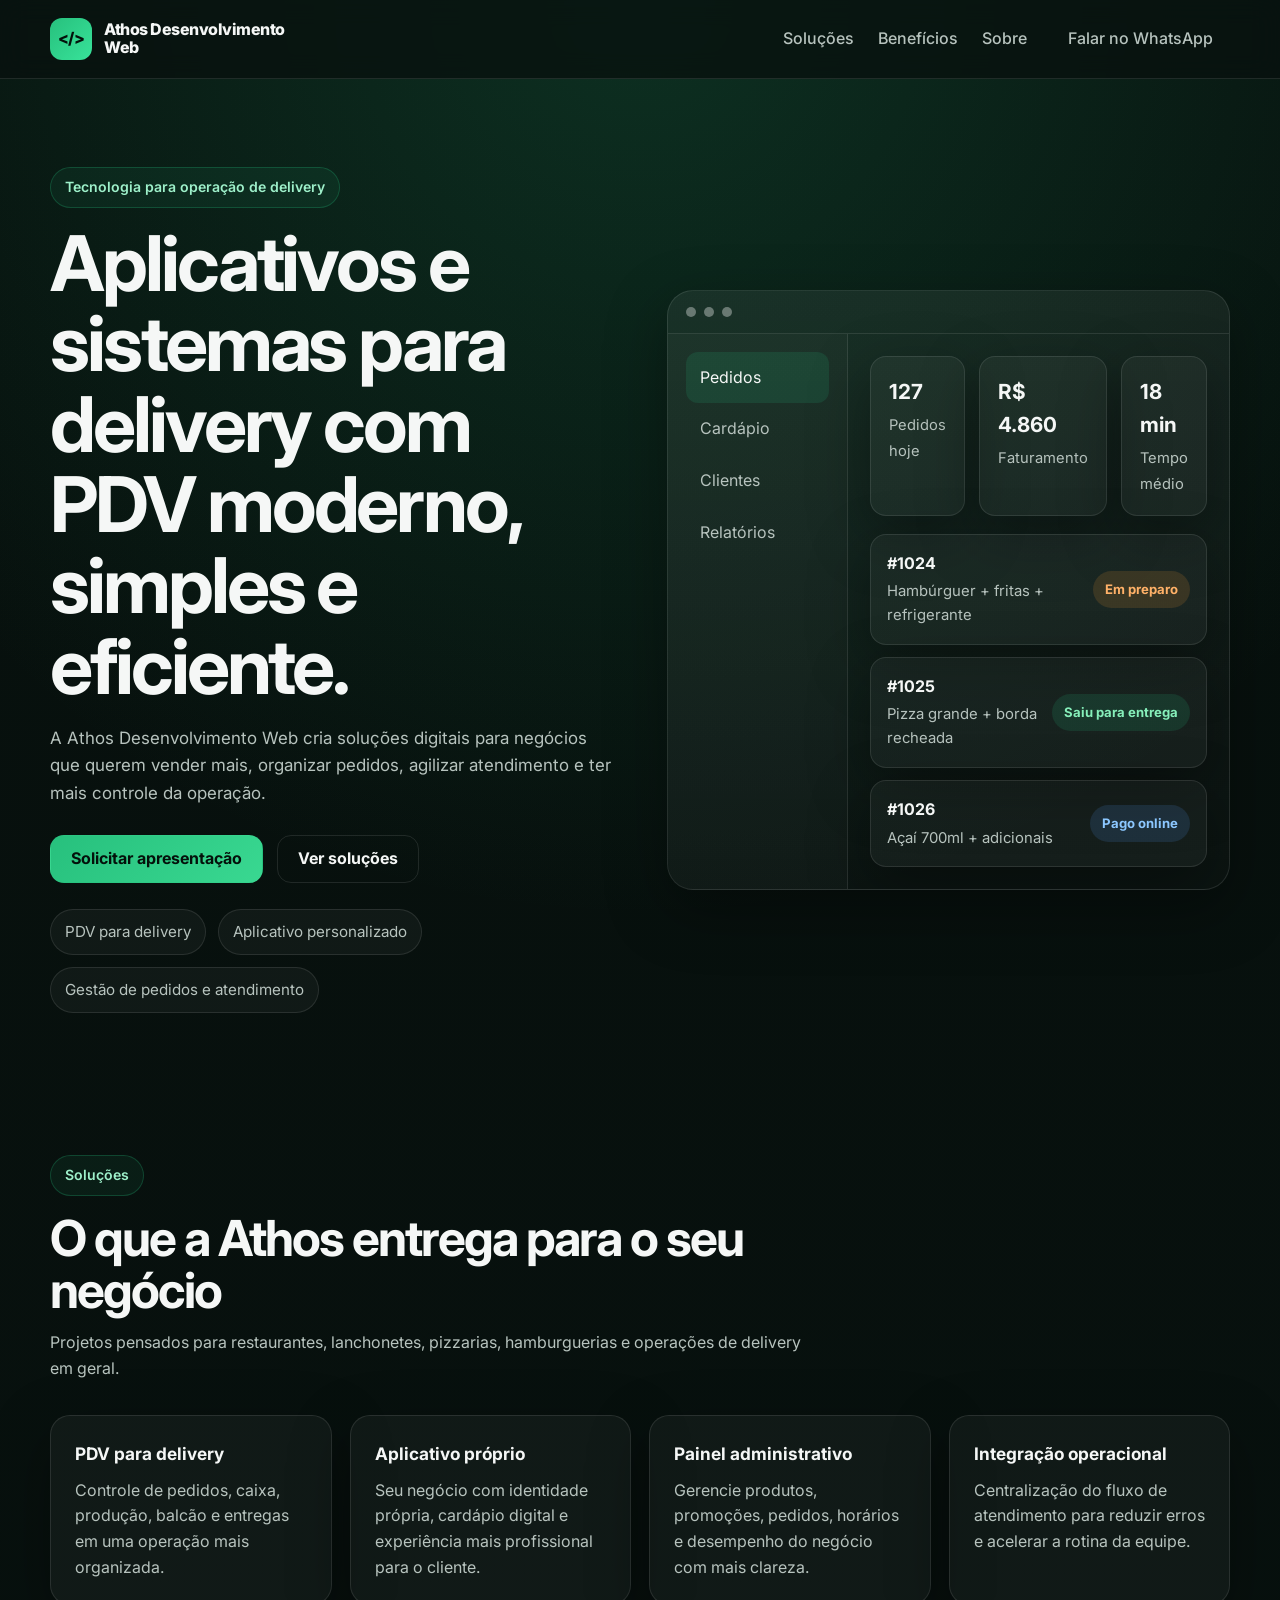
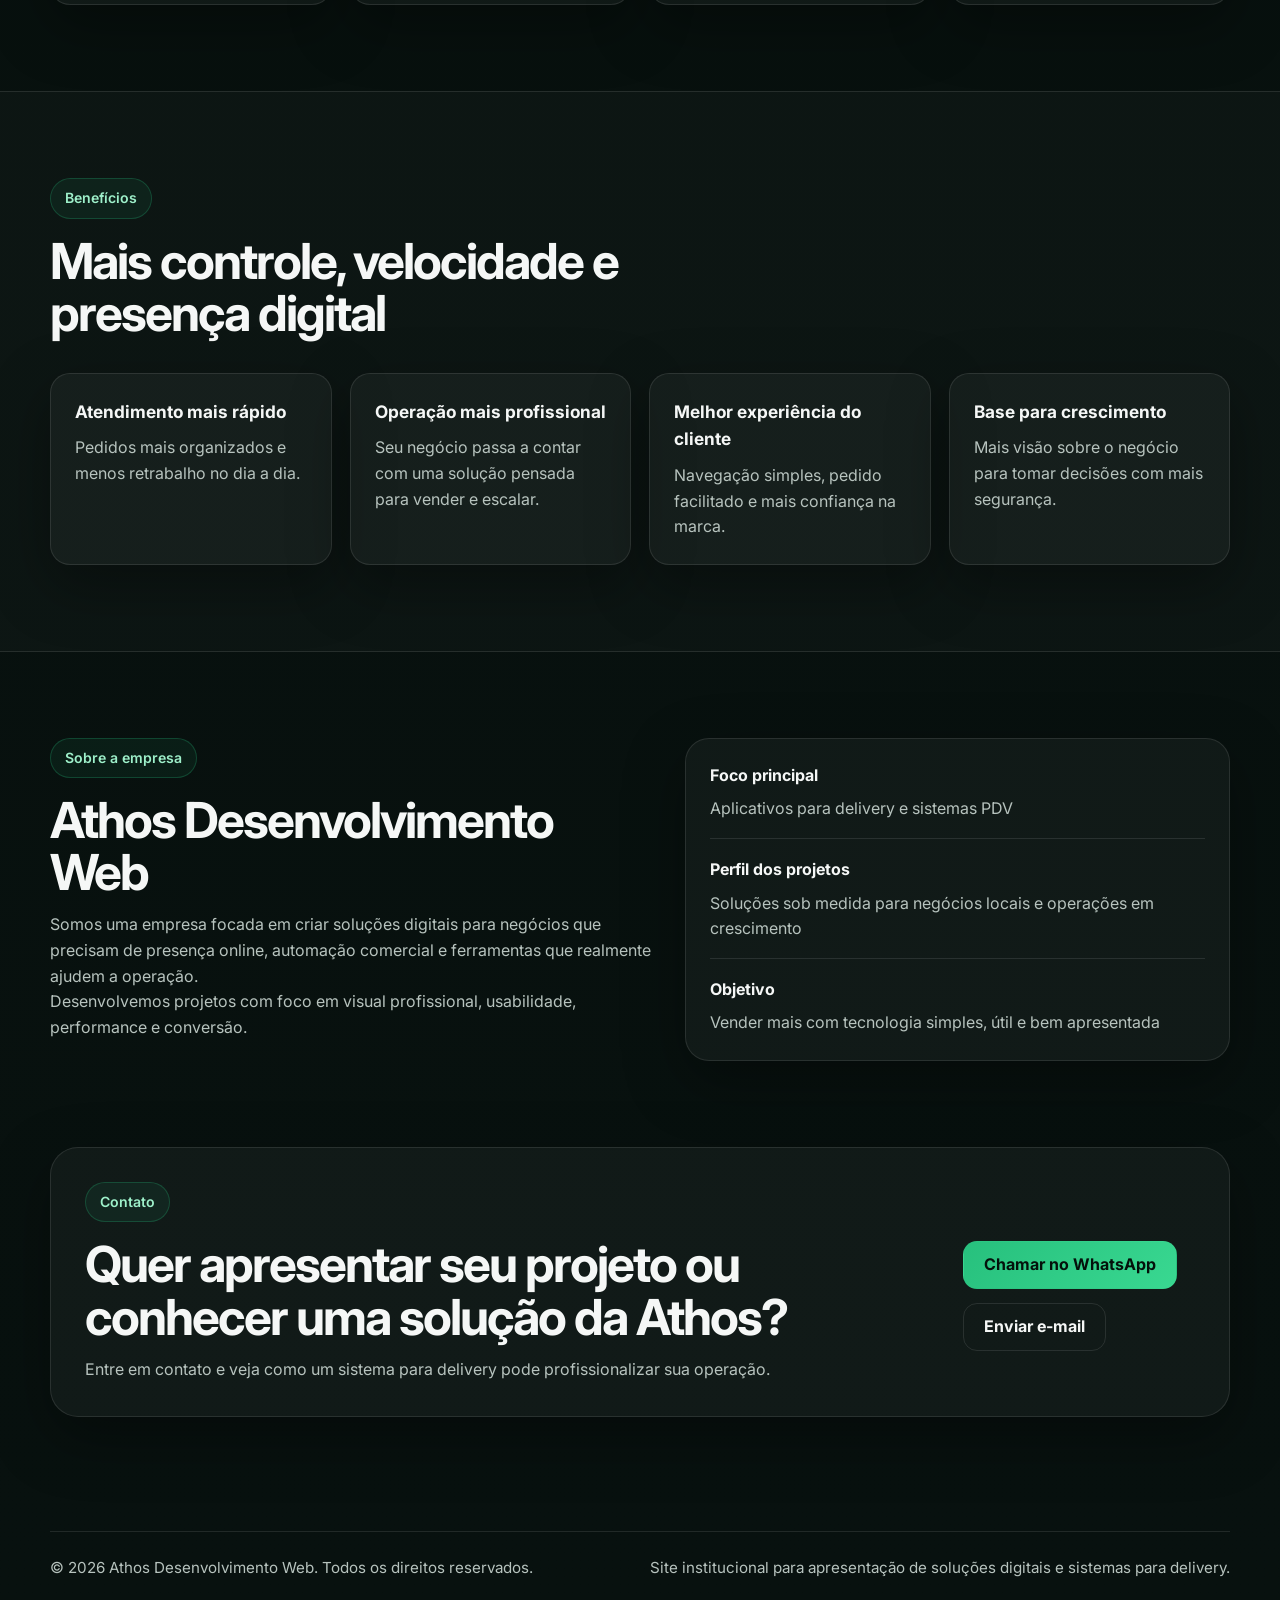
<file: index.html>
<!DOCTYPE html>
<html lang="pt-BR">
<head>
  <meta charset="UTF-8" />
  <meta name="viewport" content="width=device-width, initial-scale=1.0" />
  <meta name="description" content="Athos Desenvolvimento Web - aplicativos e sistemas para delivery, PDV e gestão comercial." />
  <title>Athos Desenvolvimento Web | Sistemas para Delivery e PDV</title>
  <link rel="preconnect" href="https://fonts.googleapis.com">
  <link rel="preconnect" href="https://fonts.gstatic.com" crossorigin>
  <link href="https://fonts.googleapis.com/css2?family=Inter:wght@400;500;600;700;800&display=swap" rel="stylesheet">
  <link rel="stylesheet" href="style.css" />
</head>
<body>
  <header class="site-header">
    <div class="container nav">
      <a href="#inicio" class="brand">
        <span class="brand-mark">&lt;/&gt;</span>
        <span class="brand-text">Athos Desenvolvimento Web</span>
      </a>

      <button class="menu-toggle" aria-label="Abrir menu" aria-expanded="false" aria-controls="site-menu">
        <span></span>
        <span></span>
        <span></span>
      </button>

      <nav id="site-menu" class="site-menu">
        <a href="#solucoes">Soluções</a>
        <a href="#beneficios">Benefícios</a>
        <a href="#sobre">Sobre</a>
        <a href="#contato" class="btn btn-sm">Falar no WhatsApp</a>
      </nav>
    </div>
  </header>

  <main id="inicio">
    <section class="hero">
      <div class="container hero-grid">
        <div class="hero-copy">
          <span class="eyebrow">Tecnologia para operação de delivery</span>
          <h1>Aplicativos e sistemas para delivery com PDV moderno, simples e eficiente.</h1>
          <p>
            A Athos Desenvolvimento Web cria soluções digitais para negócios que querem vender mais,
            organizar pedidos, agilizar atendimento e ter mais controle da operação.
          </p>

          <div class="hero-actions">
            <a class="btn btn-primary" href="#contato">Solicitar apresentação</a>
            <a class="btn btn-secondary" href="#solucoes">Ver soluções</a>
          </div>

          <ul class="hero-points">
            <li>PDV para delivery</li>
            <li>Aplicativo personalizado</li>
            <li>Gestão de pedidos e atendimento</li>
          </ul>
        </div>

        <div class="hero-card">
          <div class="dashboard-window">
            <div class="window-bar">
              <span></span><span></span><span></span>
            </div>

            <div class="dashboard-content">
              <div class="dashboard-sidebar">
                <div class="sidebar-item active">Pedidos</div>
                <div class="sidebar-item">Cardápio</div>
                <div class="sidebar-item">Clientes</div>
                <div class="sidebar-item">Relatórios</div>
              </div>

              <div class="dashboard-main">
                <div class="stats">
                  <div class="stat-box">
                    <strong>127</strong>
                    <span>Pedidos hoje</span>
                  </div>
                  <div class="stat-box">
                    <strong>R$ 4.860</strong>
                    <span>Faturamento</span>
                  </div>
                  <div class="stat-box">
                    <strong>18 min</strong>
                    <span>Tempo médio</span>
                  </div>
                </div>

                <div class="orders">
                  <div class="order-item">
                    <div>
                      <strong>#1024</strong>
                      <p>Hambúrguer + fritas + refrigerante</p>
                    </div>
                    <span class="status orange">Em preparo</span>
                  </div>

                  <div class="order-item">
                    <div>
                      <strong>#1025</strong>
                      <p>Pizza grande + borda recheada</p>
                    </div>
                    <span class="status green">Saiu para entrega</span>
                  </div>

                  <div class="order-item">
                    <div>
                      <strong>#1026</strong>
                      <p>Açaí 700ml + adicionais</p>
                    </div>
                    <span class="status blue">Pago online</span>
                  </div>
                </div>
              </div>
            </div>
          </div>
        </div>
      </div>
    </section>

    <section class="section" id="solucoes">
      <div class="container">
        <div class="section-head">
          <span class="eyebrow">Soluções</span>
          <h2>O que a Athos entrega para o seu negócio</h2>
          <p>Projetos pensados para restaurantes, lanchonetes, pizzarias, hamburguerias e operações de delivery em geral.</p>
        </div>

        <div class="cards-grid">
          <article class="card">
            <h3>PDV para delivery</h3>
            <p>Controle de pedidos, caixa, produção, balcão e entregas em uma operação mais organizada.</p>
          </article>

          <article class="card">
            <h3>Aplicativo próprio</h3>
            <p>Seu negócio com identidade própria, cardápio digital e experiência mais profissional para o cliente.</p>
          </article>

          <article class="card">
            <h3>Painel administrativo</h3>
            <p>Gerencie produtos, promoções, pedidos, horários e desempenho do negócio com mais clareza.</p>
          </article>

          <article class="card">
            <h3>Integração operacional</h3>
            <p>Centralização do fluxo de atendimento para reduzir erros e acelerar a rotina da equipe.</p>
          </article>
        </div>
      </div>
    </section>

    <section class="section section-alt" id="beneficios">
      <div class="container">
        <div class="section-head">
          <span class="eyebrow">Benefícios</span>
          <h2>Mais controle, velocidade e presença digital</h2>
        </div>

        <div class="benefits-grid">
          <div class="benefit">
            <strong>Atendimento mais rápido</strong>
            <p>Pedidos mais organizados e menos retrabalho no dia a dia.</p>
          </div>
          <div class="benefit">
            <strong>Operação mais profissional</strong>
            <p>Seu negócio passa a contar com uma solução pensada para vender e escalar.</p>
          </div>
          <div class="benefit">
            <strong>Melhor experiência do cliente</strong>
            <p>Navegação simples, pedido facilitado e mais confiança na marca.</p>
          </div>
          <div class="benefit">
            <strong>Base para crescimento</strong>
            <p>Mais visão sobre o negócio para tomar decisões com mais segurança.</p>
          </div>
        </div>
      </div>
    </section>

    <section class="section" id="sobre">
      <div class="container about-grid">
        <div>
          <span class="eyebrow">Sobre a empresa</span>
          <h2>Athos Desenvolvimento Web</h2>
          <p>
            Somos uma empresa focada em criar soluções digitais para negócios que precisam de presença online,
            automação comercial e ferramentas que realmente ajudem a operação.
          </p>
          <p>
            Desenvolvemos projetos com foco em visual profissional, usabilidade, performance e conversão.
          </p>
        </div>

        <div class="about-panel">
          <div class="about-item">
            <strong>Foco principal</strong>
            <span>Aplicativos para delivery e sistemas PDV</span>
          </div>
          <div class="about-item">
            <strong>Perfil dos projetos</strong>
            <span>Soluções sob medida para negócios locais e operações em crescimento</span>
          </div>
          <div class="about-item">
            <strong>Objetivo</strong>
            <span>Vender mais com tecnologia simples, útil e bem apresentada</span>
          </div>
        </div>
      </div>
    </section>

    <section class="section cta-section" id="contato">
      <div class="container cta-box">
        <div>
          <span class="eyebrow">Contato</span>
          <h2>Quer apresentar seu projeto ou conhecer uma solução da Athos?</h2>
          <p>Entre em contato e veja como um sistema para delivery pode profissionalizar sua operação.</p>
        </div>

        <div class="cta-actions">
          <a class="btn btn-primary" href="https://wa.me/5500000000000" target="_blank" rel="noopener noreferrer">Chamar no WhatsApp</a>
          <a class="btn btn-secondary" href="mailto:contato@athos.dev">Enviar e-mail</a>
        </div>
      </div>
    </section>
  </main>

  <footer class="site-footer">
    <div class="container footer-content">
      <p>© 2026 Athos Desenvolvimento Web. Todos os direitos reservados.</p>
      <p>Site institucional para apresentação de soluções digitais e sistemas para delivery.</p>
    </div>
  </footer>

  <script src="script.js"></script>
</body>
</html>
</file>
<file: style.css>
:root {
  --bg: #08110f;
  --bg-soft: #0d1815;
  --panel: rgba(255, 255, 255, 0.04);
  --panel-strong: rgba(255, 255, 255, 0.08);
  --text: #f5f7f6;
  --muted: #b7c3be;
  --line: rgba(255, 255, 255, 0.1);
  --primary: #27c07d;
  --primary-dark: #1d915f;
  --secondary: #101c18;
  --shadow: 0 20px 60px rgba(0, 0, 0, 0.35);
  --radius: 22px;
  --radius-sm: 14px;
  --container: 1180px;
}

* {
  box-sizing: border-box;
  margin: 0;
  padding: 0;
}

html {
  scroll-behavior: smooth;
}

body {
  font-family: "Inter", sans-serif;
  background:
    radial-gradient(circle at top, rgba(39, 192, 125, 0.18), transparent 28%),
    linear-gradient(180deg, #07100d 0%, #08110f 100%);
  color: var(--text);
  line-height: 1.6;
}

a {
  color: inherit;
  text-decoration: none;
}

img {
  max-width: 100%;
  display: block;
}

.container {
  width: min(100% - 32px, var(--container));
  margin: 0 auto;
}

.site-header {
  position: sticky;
  top: 0;
  z-index: 50;
  background: rgba(8, 17, 15, 0.78);
  backdrop-filter: blur(12px);
  border-bottom: 1px solid var(--line);
}

.nav {
  min-height: 78px;
  display: flex;
  align-items: center;
  justify-content: space-between;
  gap: 24px;
}

.brand {
  display: inline-flex;
  align-items: center;
  gap: 12px;
  font-weight: 800;
  letter-spacing: -0.03em;
}

.brand-mark {
  display: inline-grid;
  place-items: center;
  width: 42px;
  height: 42px;
  border-radius: 12px;
  background: linear-gradient(135deg, var(--primary), #38e39a);
  color: #04110b;
  font-weight: 800;
}

.brand-text {
  max-width: 210px;
  line-height: 1.1;
}

.site-menu {
  display: flex;
  align-items: center;
  gap: 24px;
}

.site-menu a {
  color: var(--muted);
  font-weight: 500;
}

.site-menu a:hover {
  color: var(--text);
}

.menu-toggle {
  display: none;
  width: 48px;
  height: 48px;
  border-radius: 14px;
  border: 1px solid var(--line);
  background: transparent;
  cursor: pointer;
}

.menu-toggle span {
  display: block;
  width: 20px;
  height: 2px;
  margin: 4px auto;
  background: var(--text);
  transition: 0.3s ease;
}

.hero {
  padding: 88px 0 56px;
}

.hero-grid {
  display: grid;
  grid-template-columns: 1.05fr 0.95fr;
  gap: 48px;
  align-items: center;
}

.eyebrow {
  display: inline-block;
  margin-bottom: 16px;
  padding: 8px 14px;
  border: 1px solid rgba(39, 192, 125, 0.25);
  border-radius: 999px;
  color: #9ef0ca;
  background: rgba(39, 192, 125, 0.08);
  font-size: 0.88rem;
  font-weight: 600;
}

.hero h1,
.section-head h2,
.about-grid h2,
.cta-box h2 {
  line-height: 1.05;
  letter-spacing: -0.04em;
}

.hero h1 {
  font-size: clamp(2.6rem, 6vw, 4.8rem);
  max-width: 12ch;
  margin-bottom: 18px;
}

.hero p {
  color: var(--muted);
  font-size: 1.06rem;
  max-width: 58ch;
}

.hero-actions,
.cta-actions {
  display: flex;
  flex-wrap: wrap;
  gap: 14px;
  margin-top: 28px;
}

.hero-points {
  display: flex;
  flex-wrap: wrap;
  gap: 12px;
  list-style: none;
  margin-top: 26px;
}

.hero-points li {
  padding: 10px 14px;
  background: var(--panel);
  border: 1px solid var(--line);
  border-radius: 999px;
  color: var(--muted);
  font-size: 0.95rem;
}

.btn {
  display: inline-flex;
  align-items: center;
  justify-content: center;
  min-height: 48px;
  padding: 0 20px;
  border-radius: 14px;
  border: 1px solid transparent;
  font-weight: 700;
  transition: 0.25s ease;
}

.btn-sm {
  min-height: 42px;
  padding: 0 16px;
}

.btn-primary {
  background: linear-gradient(135deg, var(--primary), #39d891);
  color: #04110b;
}

.btn-primary:hover {
  transform: translateY(-1px);
  box-shadow: 0 14px 28px rgba(39, 192, 125, 0.22);
}

.btn-secondary {
  background: transparent;
  border-color: var(--line);
  color: var(--text);
}

.btn-secondary:hover {
  background: var(--panel);
}

.hero-card {
  position: relative;
}

.dashboard-window {
  overflow: hidden;
  border: 1px solid var(--line);
  border-radius: 26px;
  background: linear-gradient(180deg, rgba(255,255,255,0.06), rgba(255,255,255,0.02));
  box-shadow: var(--shadow);
}

.window-bar {
  display: flex;
  gap: 8px;
  padding: 16px 18px;
  border-bottom: 1px solid var(--line);
}

.window-bar span {
  width: 10px;
  height: 10px;
  border-radius: 999px;
  background: rgba(255,255,255,0.35);
}

.dashboard-content {
  display: grid;
  grid-template-columns: 180px 1fr;
  min-height: 410px;
}

.dashboard-sidebar {
  padding: 18px;
  border-right: 1px solid var(--line);
  background: rgba(255,255,255,0.02);
}

.sidebar-item {
  padding: 13px 14px;
  color: var(--muted);
  border-radius: 12px;
}

.sidebar-item.active {
  color: var(--text);
  background: rgba(39, 192, 125, 0.14);
}

.dashboard-main {
  padding: 22px;
}

.stats {
  display: grid;
  grid-template-columns: repeat(3, 1fr);
  gap: 14px;
  margin-bottom: 18px;
}

.stat-box,
.order-item,
.card,
.benefit,
.about-panel,
.cta-box {
  background: var(--panel);
  border: 1px solid var(--line);
  box-shadow: var(--shadow);
}

.stat-box {
  border-radius: 16px;
  padding: 18px;
}

.stat-box strong {
  display: block;
  font-size: 1.3rem;
  margin-bottom: 4px;
}

.stat-box span {
  color: var(--muted);
  font-size: 0.92rem;
}

.orders {
  display: grid;
  gap: 12px;
}

.order-item {
  display: flex;
  justify-content: space-between;
  gap: 12px;
  align-items: center;
  border-radius: 16px;
  padding: 16px;
}

.order-item p {
  color: var(--muted);
  font-size: 0.93rem;
  margin-top: 4px;
}

.status {
  display: inline-flex;
  white-space: nowrap;
  padding: 8px 12px;
  border-radius: 999px;
  font-size: 0.82rem;
  font-weight: 700;
}

.status.orange { background: rgba(255, 153, 51, 0.14); color: #ffb168; }
.status.green { background: rgba(39, 192, 125, 0.14); color: #86efba; }
.status.blue { background: rgba(84, 159, 255, 0.14); color: #8cc7ff; }

.section {
  padding: 86px 0;
}

.section-alt {
  background: rgba(255,255,255,0.02);
  border-top: 1px solid var(--line);
  border-bottom: 1px solid var(--line);
}

.section-head {
  max-width: 760px;
  margin-bottom: 34px;
}

.section-head h2,
.about-grid h2,
.cta-box h2 {
  font-size: clamp(2rem, 4vw, 3.1rem);
  margin-bottom: 14px;
}

.section-head p,
.about-grid p,
.cta-box p,
.benefit p,
.card p,
.about-item span {
  color: var(--muted);
}

.cards-grid,
.benefits-grid {
  display: grid;
  gap: 18px;
  grid-template-columns: repeat(4, 1fr);
}

.card,
.benefit {
  border-radius: 20px;
  padding: 24px;
}

.card h3,
.benefit strong {
  display: block;
  margin-bottom: 10px;
  font-size: 1.08rem;
}

.about-grid {
  display: grid;
  grid-template-columns: 1fr 0.9fr;
  gap: 30px;
  align-items: start;
}

.about-panel {
  display: grid;
  gap: 18px;
  border-radius: 24px;
  padding: 24px;
}

.about-item {
  display: grid;
  gap: 8px;
  padding-bottom: 16px;
  border-bottom: 1px solid var(--line);
}

.about-item:last-child {
  border-bottom: 0;
  padding-bottom: 0;
}

.cta-section {
  padding-top: 0;
}

.cta-box {
  border-radius: 28px;
  padding: 34px;
  display: flex;
  justify-content: space-between;
  align-items: center;
  gap: 24px;
}

.site-footer {
  padding: 28px 0 44px;
}

.footer-content {
  display: flex;
  justify-content: space-between;
  gap: 18px;
  border-top: 1px solid var(--line);
  padding-top: 24px;
  color: var(--muted);
  font-size: 0.95rem;
}

@media (max-width: 1024px) {
  .hero-grid,
  .about-grid,
  .cards-grid,
  .benefits-grid,
  .cta-box,
  .stats {
    grid-template-columns: 1fr;
  }

  .dashboard-content {
    grid-template-columns: 1fr;
  }

  .dashboard-sidebar {
    border-right: 0;
    border-bottom: 1px solid var(--line);
    display: flex;
    gap: 10px;
    flex-wrap: wrap;
  }

  .cta-box,
  .footer-content {
    flex-direction: column;
    align-items: flex-start;
  }
}

@media (max-width: 820px) {
  .menu-toggle {
    display: inline-block;
  }

  .site-menu {
    position: absolute;
    left: 16px;
    right: 16px;
    top: 88px;
    display: none;
    flex-direction: column;
    align-items: flex-start;
    padding: 18px;
    border: 1px solid var(--line);
    border-radius: 20px;
    background: #0b1512;
  }

  .site-menu.open {
    display: flex;
  }

  .hero {
    padding-top: 56px;
  }

  .hero h1 {
    max-width: 100%;
  }
}

@media (max-width: 560px) {
  .container {
    width: min(100% - 20px, var(--container));
  }

  .section,
  .hero {
    padding: 70px 0;
  }

  .cta-box,
  .card,
  .benefit,
  .about-panel,
  .stat-box,
  .order-item {
    padding: 18px;
  }

  .brand-text {
    max-width: 170px;
    font-size: 0.95rem;
  }
}
</file>
